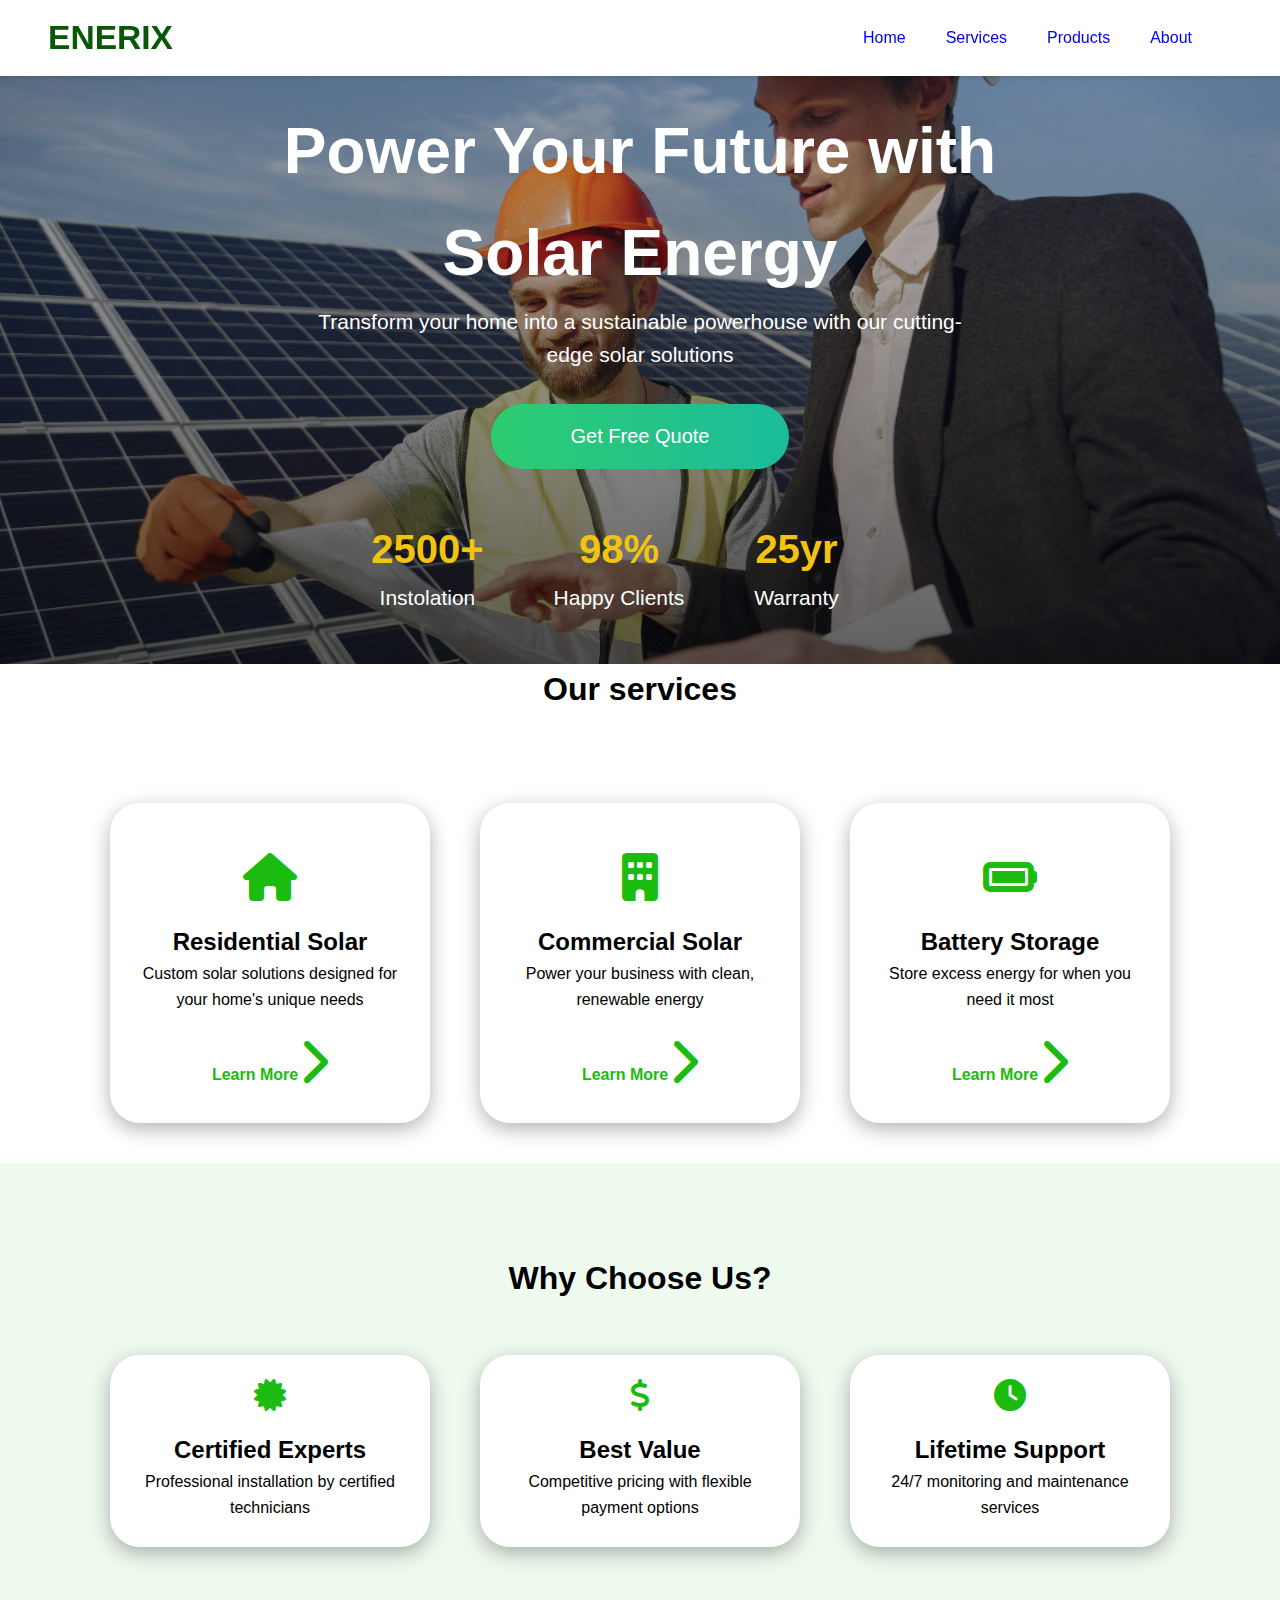
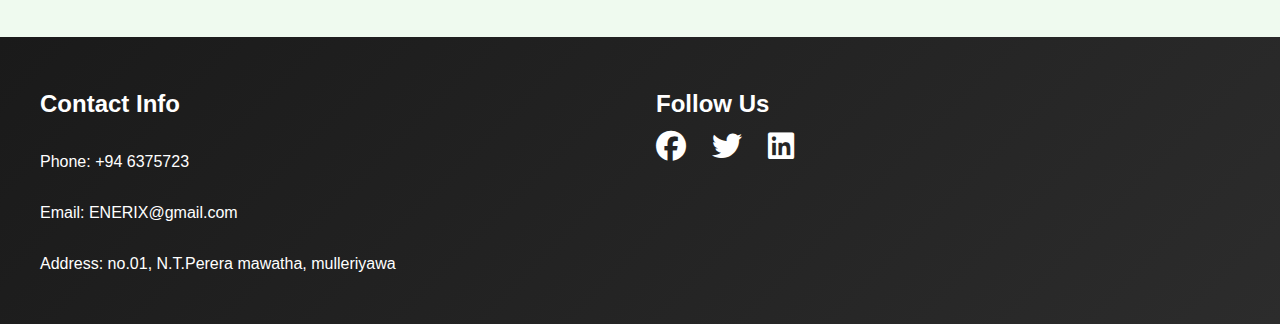
<file: index.html>
<!DOCTYPE html>
<html lang="en">
    <head>
        <meta charset="UTF-8">
        <meta http-equiv="X-UA-Compatible" content="IE=edge">
        <meta name="viewport" content="width=device-width, initial-scale=1.0">
        <link rel="stylesheet" href="Styles/header-and-footer.css">
        <link rel="stylesheet" href="Styles/general.css">
        <link rel="stylesheet" href="./services.html">
        <link rel="stylesheet" href="./about.html">

        <link rel="stylesheet" href="https://cdnjs.cloudflare.com/ajax/libs/font-awesome/6.5.1/css/all.min.css">


        <title>ENERIX | Solar Contract Solutions</title>

    </head>
    <body>

        <div id="preLoader"></div>

        <header>
            
            <div class="logo"><p>ENERIX</p></div>  
            <nav>
                <ul>
                    <li><a href="./index.html">Home</a></li>
                    <li><a href="./services.html">Services</a></li>
                    <li><a href="./products.html">Products</a></li>
                    <li><a href="./about.html">About</a></li>
                </ul>
                
            </nav>
            
        </header>
        <main>

            <section class="hero">
                <h1>Power Your Future with <br>Solar Energy</h1>
                <p>Transform your home into a sustainable powerhouse with our cutting-<br>edge solar solutions</p>
                <button class="heroBtn">Get Free Quote</button>
                <div id="heroValuesContainer">
                    <div class="heroValues">
                        <span>2500+</span>
                        <p>Instolation</p>
                    </div>
                    <div class="heroValues">
                        <span>98%</span>
                        <p>Happy Clients</p>
                    </div>
                    <div class="heroValues">
                        <span>25yr</span>
                        <p>Warranty</p>
                    </div>
                </div>
                
                
            </section>
            <h1><center>Our services</center></h1>
            <section class="services">
                <div class="home-box one">
                    <i class="fas fa-home"></i>
                    <h2>Residential Solar</h2>
                    <p>Custom solar solutions designed for your home's unique needs</p><br>
                    <a href="./services.html">Learn More<i class="fas fa-chevron-right"></i></a>
                </div>
                <div class="home-box two">
                    <i class="fas fa-building"></i>
                    <h2>Commercial Solar</h2>
                    <p>Power your business with clean, renewable energy</p><br>
                    <a href="./services.html">Learn More<i class="fas fa-chevron-right"></i></a>
                </div>
                <div class="home-box three">
                    <i class="fas fa-battery-full"></i>
                    <h2>Battery Storage</h2>
                    <p>Store excess energy for when you need it most</p><br>
                    <a href="./services.html">Learn More<i class="fas fa-chevron-right"></i></a>
                </div>
            </section>

            
            <section id="section2">
                <h1><center>Why Choose Us?</center></h1>
                <div class="whyChooseUs">
                    <div class="whyChooseBox">
                        <i class="fas fa-certificate"></i>
                        <h2>Certified Experts</h2>
                        <p>Professional installation by certified technicians</p>
                    </div>
                    <div class="whyChooseBox">
                        <i class="fas fa-dollar"></i>
                        <h2>Best Value</h2>
                        <p>Competitive pricing with flexible payment options</p>
                    </div>
                    <div class="whyChooseBox">
                        <i class="fas fa-clock"></i>
                        <h2>Lifetime Support</h2>
                        <p>24/7 monitoring and maintenance services</p>
                        
                    </div>
                </div>
                
            </section>
        </main>


        <footer>

            <div class="footer-container">
                <div class="contactInfo">
                    <h2>Contact Info</h2><br>
                    <p>Phone: +94 6375723</p><br>
                    <p>Email: ENERIX@gmail.com</p><br>
                    <p>Address: no.01, N.T.Perera mawatha, mulleriyawa</p>
                </div>
                <div class="followUs">
                    <h2>Follow Us</h2>
                    <div class="social-icons">
                        <a href="#"><i class="fab fa-facebook"></i></a>
                        <a href="#"><i class="fab fa-twitter"></i></a>
                        <a href="#"><i class="fab fa-linkedin"></i></a>
                    </div>
                </div>    
            </div>
            
            <!-- <div id="copy">
                <p>&copy; 2024 ENERIX | Solar Contract Solutions</p>
            </div> -->
        </footer>



        <script>
            var preLoader = document.getElementById("preLoader");
            window.addEventListener("load", function(){
                preLoader.style.display = "none";
            })
        </script>
    </body>
</html>
</file>
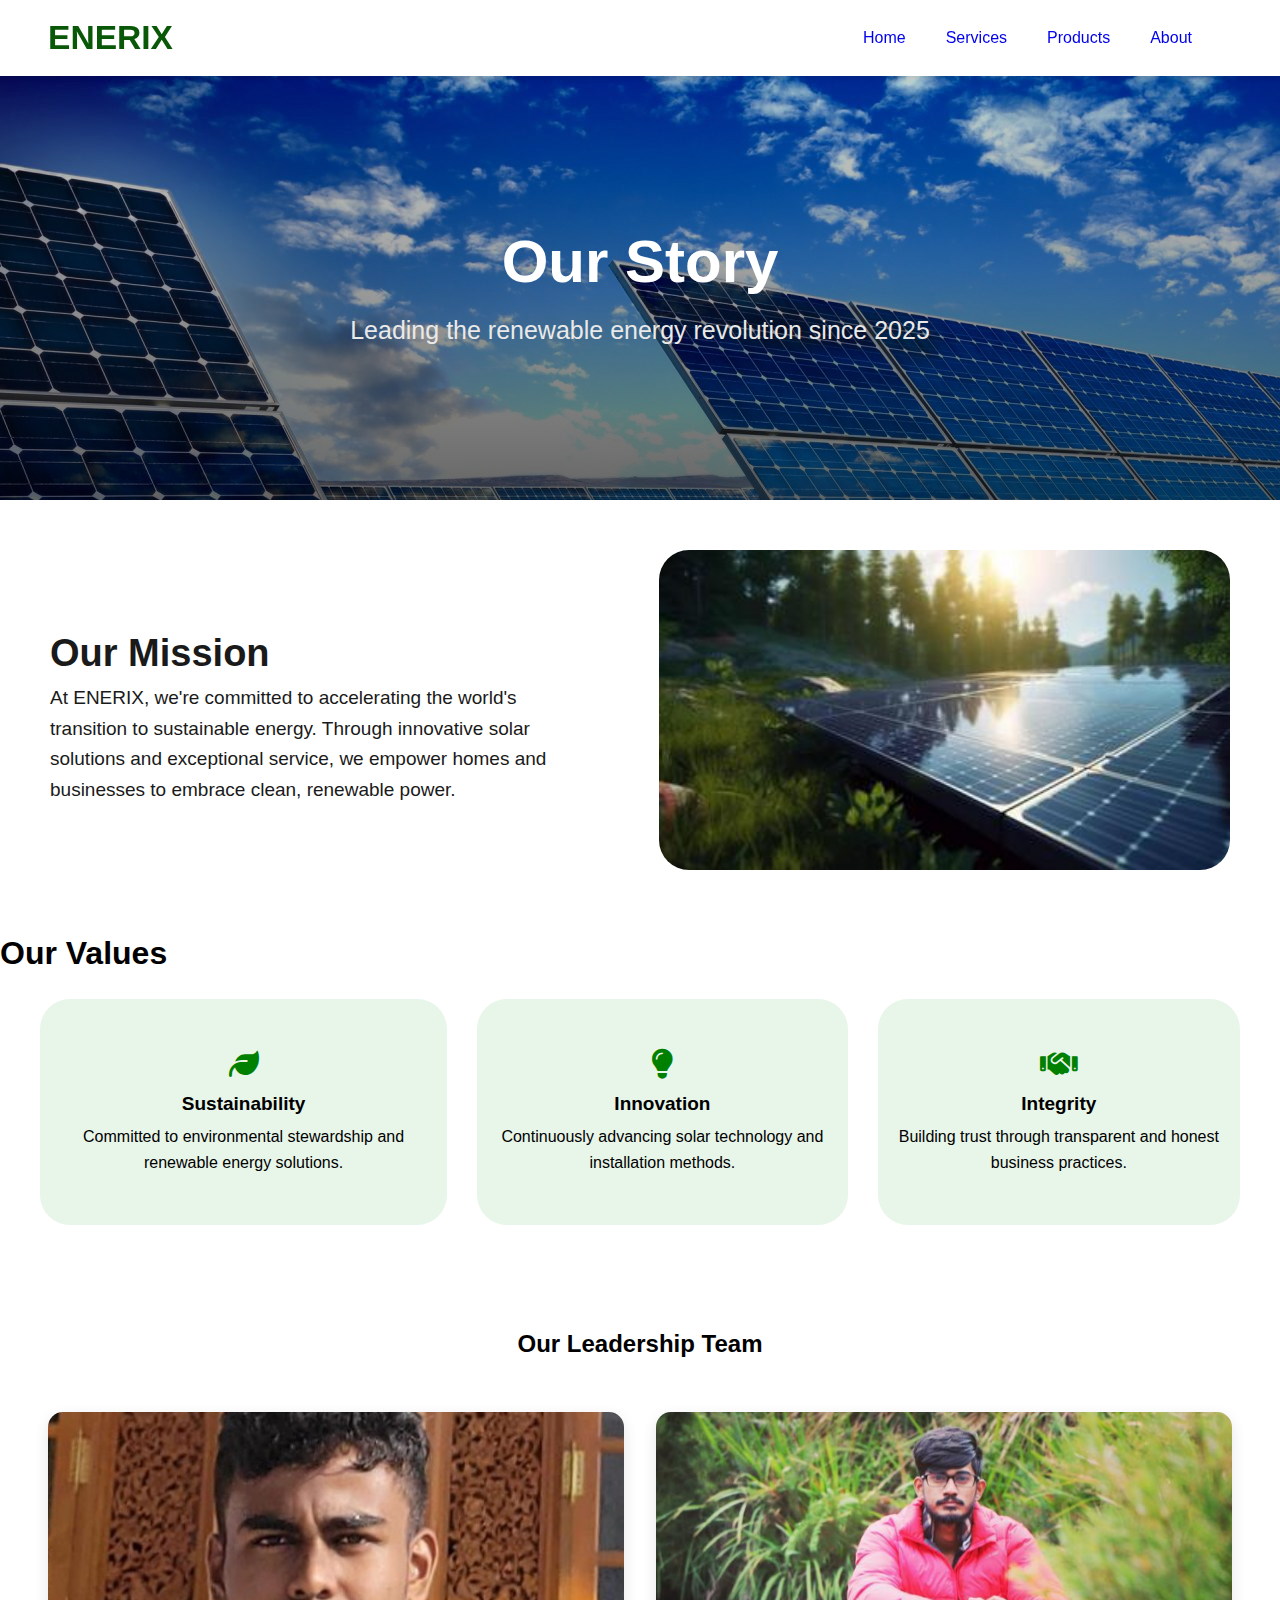
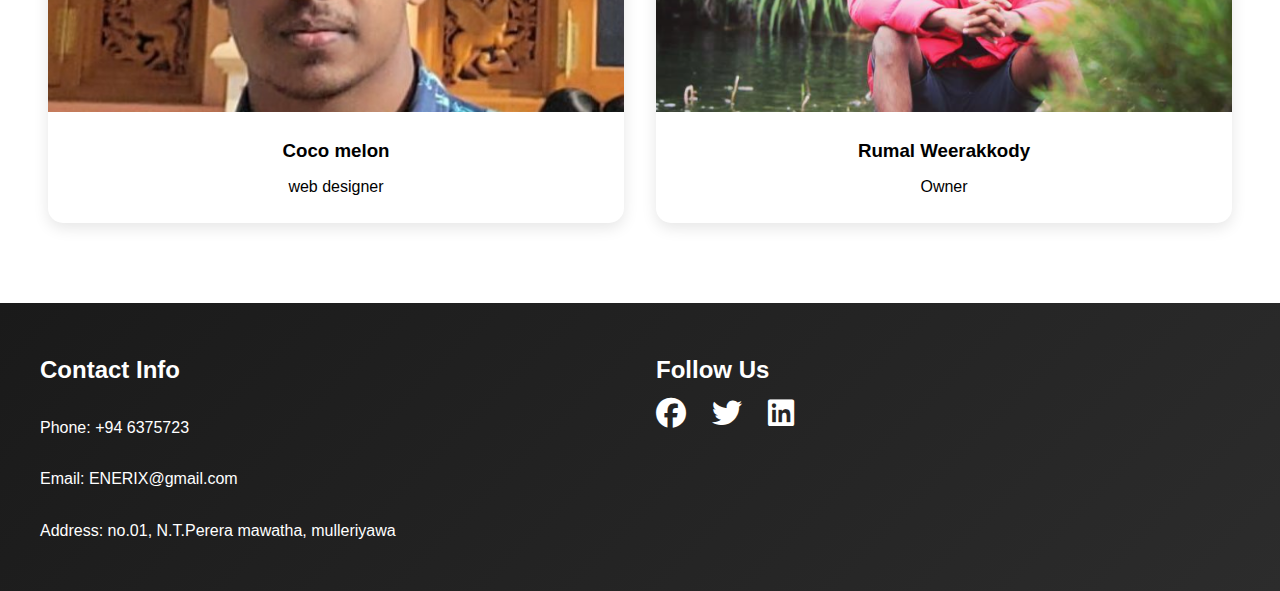
<file: about.html>
<!DOCTYPE html>
<html lang="en">
<head>
    <meta charset="UTF-8">
    <meta name="viewport" content="width=device-width, initial-scale=1.0">
    <link rel="stylesheet" href="./Styles/general.css">
    <link rel="stylesheet" href="./Styles/header-and-footer.css">



    <link rel="stylesheet" href="https://cdnjs.cloudflare.com/ajax/libs/font-awesome/6.5.1/css/all.min.css">
    <title>About us</title>
</head>
<body>
    <header>
            
        <div class="logo"><p>ENERIX</p></div>  
        <nav>
            <ul>
                <li><a href="./index.html">Home</a></li>
                <li><a href="./services.html">Services</a></li>
                <li><a href="./products.html">Products</a></li>
                <li><a href="./about.html">About</a></li>
            </ul>
            
        </nav>
        
    </header>

    <main>
        <div class="aboutContainer">
            <h1>Our Story</h1>
            <p>Leading the renewable energy revolution since 2025
            </p>
        </div>

        <div class="missionContaintent">
            <div class="missionTxt">
                <h1>Our Mission</h1>
                <p>At ENERIX, we're committed to accelerating the world's transition to sustainable energy. Through innovative solar solutions and exceptional service, we empower homes and businesses to embrace clean, renewable power.</p>
            </div>
            
            <div class="missionImg">
                <img src="./images/solar ground.jpg">
            
            </div>
        </div>

        <h1>Our Values</h1>
        <div class="valuesContainer">
            <div class="valueBox">
                <i class="fas fa-leaf"></i>
                <h1>Sustainability</h1>
                <p><center>Committed to environmental stewardship and renewable energy solutions.</center></p>
            </div>
            <div class="valueBox">
                <i class="fas fa-lightbulb"></i>
                <h1>Innovation</h1>
                <p><center>Continuously advancing solar technology and installation methods.</center> </p>
            </div>
            <div class="valueBox">
                <i class="fas fa-handshake"></i>
                <h1>Integrity</h1>
                <p> <center>Building trust through transparent and honest business practices.</center></p>
            </div>
        </div>

        

        <section class="team-section">
            <div class="container">
                <h2 class="section-title">Our Leadership Team</h2>
                <div class="team-grid">
                    <div class="team-member">
                        <div class="member-image">
                            <img src="./images/coco.jpg" alt="Team Member">
                        </div>
                        <div class="member-info">
                            <h3>Coco melon</h3>
                            <p>web designer</p>
                        </div>
                    </div>
                    
                    <div class="team-member">
                        <div class="member-image">
                            <img src="./images/RumalP.png" alt="Team Member">
                        </div>
                        <div class="member-info">
                            <h3>Rumal Weerakkody</h3>
                            <p>Owner</p>
                        </div>
                    </div>
                </div>
            </div>
        </section>
    </main>
    <footer>

        <div class="footer-container">
            <div class="contactInfo">
                <h2>Contact Info</h2><br>
                <p>Phone: +94 6375723</p><br>
                <p>Email: ENERIX@gmail.com</p><br>
                <p>Address: no.01, N.T.Perera mawatha, mulleriyawa</p>
            </div>
            <div class="followUs">
                <h2>Follow Us</h2>
                <div class="social-icons">
                    <a href="#"><i class="fab fa-facebook"></i></a>
                    <a href="#"><i class="fab fa-twitter"></i></a>
                    <a href="#"><i class="fab fa-linkedin"></i></a>
                </div>
            </div>    
        </div>
        

        <!-- <div id="copy">
            <p>&copy; 2024 ENERIX | Solar Contract Solutions</p>
        </div> -->
    </footer>
</body>
</html>
</file>
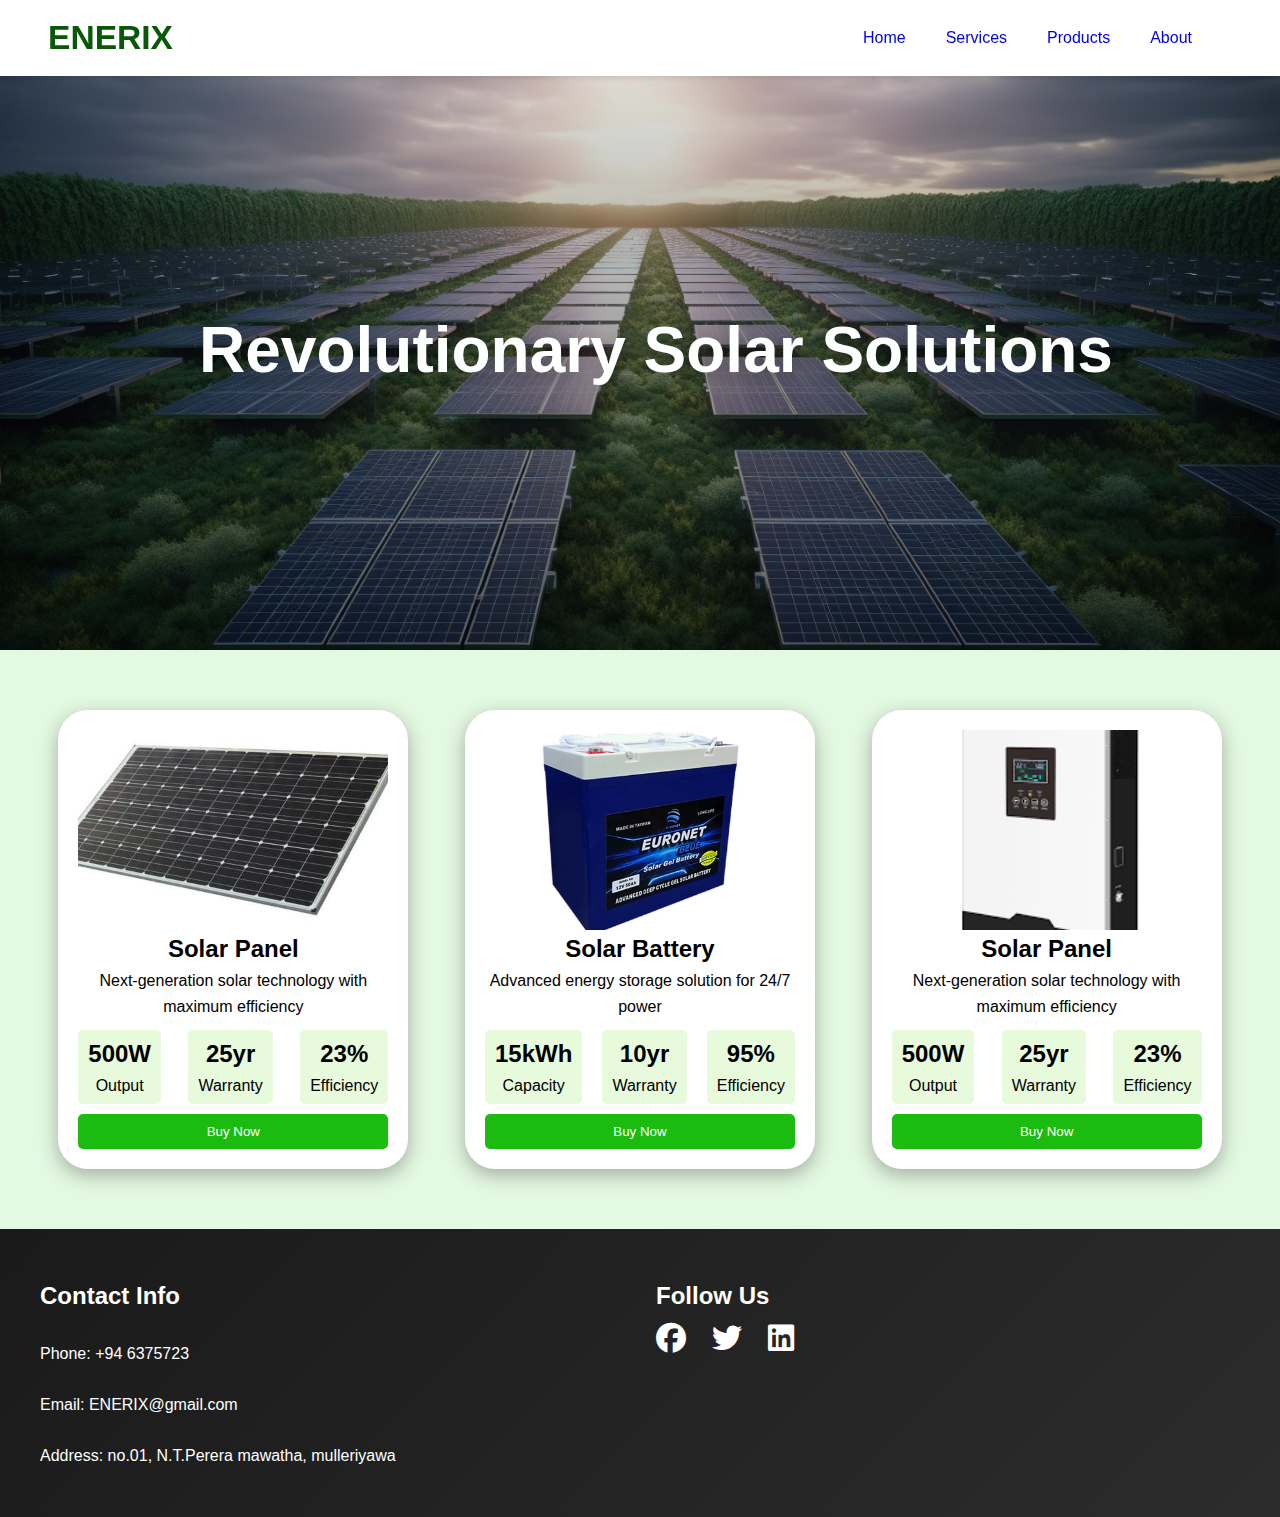
<file: products.html>
<!DOCTYPE html>
<html lang="en">
<head>
    <meta charset="UTF-8">
    <meta name="viewport" content="width=device-width, initial-scale=1.0">
    <link rel="stylesheet" href="./Styles/general.css">
    <link rel="stylesheet" href="./Styles/header-and-footer.css">



    <link rel="stylesheet" href="https://cdnjs.cloudflare.com/ajax/libs/font-awesome/6.5.1/css/all.min.css">
    <title>Document</title>
</head>
<body>
    <header>
            
        <div class="logo"><p>ENERIX</p></div>  
        <nav>
            <ul>
                <li><a href="./index.html">Home</a></li>
                <li><a href="./services.html">Services</a></li>
                <li><a href="./products.html">Products</a></li>
                <li><a href="./about.html">About</a></li>
            </ul>
            
        </nav>
        
    </header>


    <main class="ProductsMain">
        <div class="productHero">
            <h1>Revolutionary Solar Solutions</h1>
        </div>
        <section class="productSection">
            <div class="productsContainer">
                <div class="product">
                    <img src="./images/SolarPannel.jpg" alt="Solar Panel">
                    <h2>Solar Panel</h2>
                    <p>Next-generation solar technology with maximum efficiency</p>
                    <div class="productDetails">
                        <div>
                            <h2>500W</h2>
                            <p>Output</p>
                        </div>
                        <div>
                            <h2>25yr</h2>
                            <p>Warranty</p>
                        </div>
                        <div>
                            <h2>23%</h2>
                            <p>Efficiency</p>
                        </div>
                    </div>
                    
                    <button>Buy Now</button>
                </div>



                <div class="product">
                    <img src="./images/SolarBattery.jpg" alt="Solar Battery">
                    <h2>Solar Battery</h2>
                    <p>Advanced energy storage solution for 24/7 power</p>
                    <div class="productDetails">
                        <div>
                            <h2>15kWh</h2>
                            <p>Capacity</p>
                        </div>
                        <div>
                            <h2>10yr</h2>
                            <p>Warranty</p>
                        </div>
                        <div>
                            <h2>95%</h2>
                            <p>Efficiency</p>
                        </div>
                    </div>
                    
                    <button>Buy Now</button>
                </div>

                <div class="product">
                    <img src="./images/solarInventer.png" alt="Solar Panel">
                    <h2>Solar Panel</h2>
                    <p>Next-generation solar technology with maximum efficiency</p>
                    <div class="productDetails">
                        <div>
                            <h2>500W</h2>
                            <p>Output</p>
                        </div>
                        <div>
                            <h2>25yr</h2>
                            <p>Warranty</p>
                        </div>
                        <div>
                            <h2>23%</h2>
                            <p>Efficiency</p>
                        </div>
                    </div>
                    
                    <button>Buy Now</button>
                </div>
            </div>

        </section>
    </main>
    <footer>

        <div class="footer-container">
            <div class="contactInfo">
                <h2>Contact Info</h2><br>
                <p>Phone: +94 6375723</p><br>
                <p>Email: ENERIX@gmail.com</p><br>
                <p>Address: no.01, N.T.Perera mawatha, mulleriyawa</p>
            </div>
            <div class="followUs">
                <h2>Follow Us</h2>
                <div class="social-icons">
                    <a href="#"><i class="fab fa-facebook"></i></a>
                    <a href="#"><i class="fab fa-twitter"></i></a>
                    <a href="#"><i class="fab fa-linkedin"></i></a>
                </div>
            </div>    
        </div>
        

        <!-- <div id="copy">
            <p>&copy; 2024 ENERIX | Solar Contract Solutions</p>
        </div> -->
    </footer>
</body>
</html>
</file>
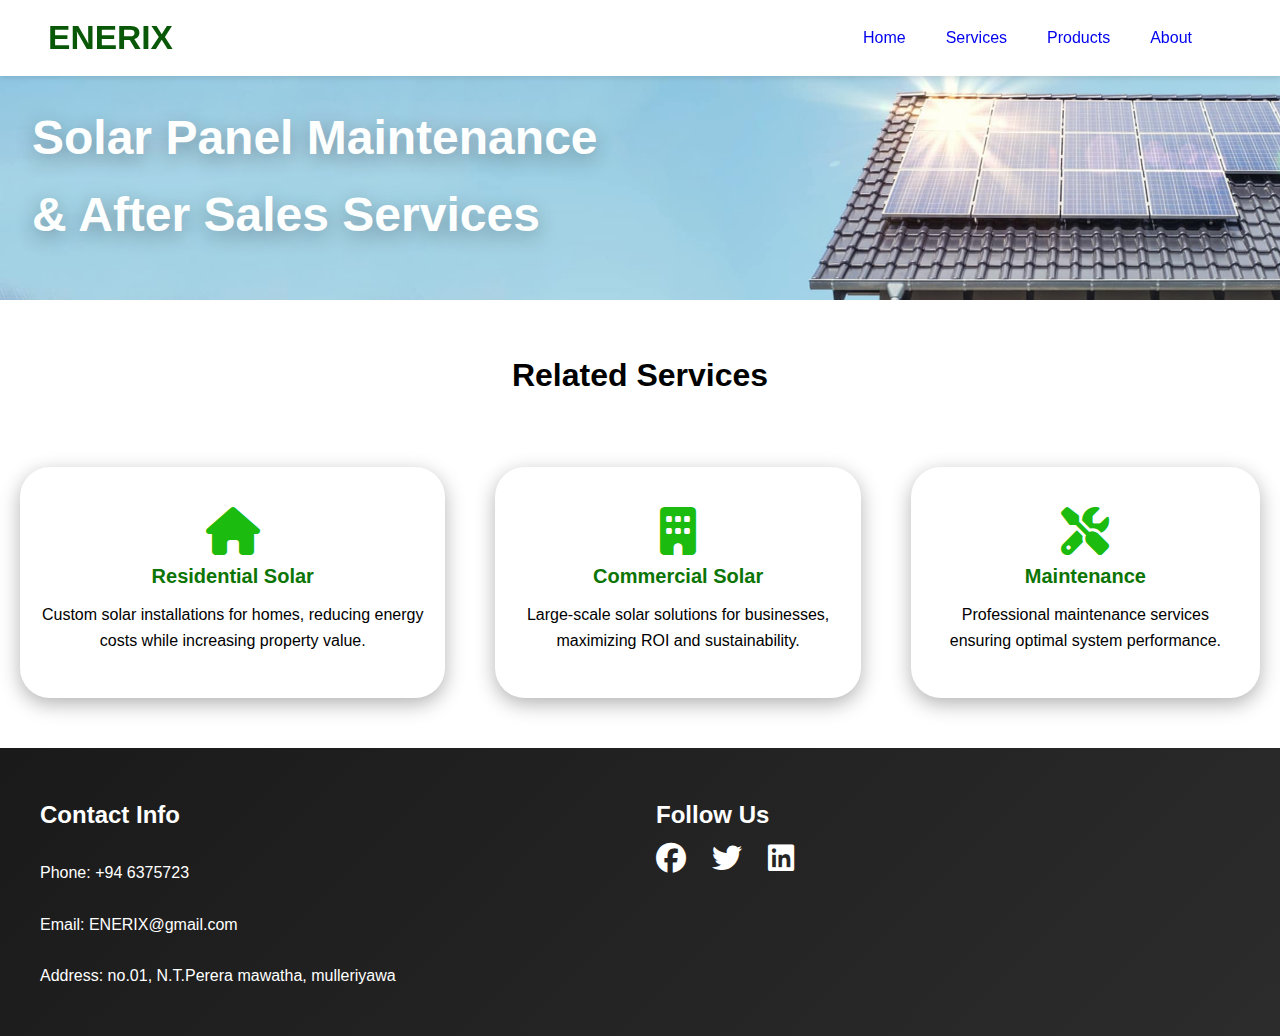
<file: services.html>
<!DOCTYPE html>
<html lang="en">
<head>
    <meta charset="UTF-8">
    <meta name="viewport" content="width=device-width, initial-scale=1.0">
    <link rel="stylesheet" href="./Styles/general.css">
    <link rel="stylesheet" href="./Styles/header-and-footer.css">



    <link rel="stylesheet" href="https://cdnjs.cloudflare.com/ajax/libs/font-awesome/6.5.1/css/all.min.css">
    <title>Services</title>
</head>
<body>
    <header>
        <div class="logo"><p>ENERIX</p></div>  
        <nav>
            <ul>
                <li><a href="./index.html">Home</a></li>
                <li><a href="./services.html">Services</a></li>
                <li><a href="./products.html">Products</a></li>
                <li><a href="./about.html">About</a></li>
            </ul>
            
        </nav>
        
    </header>

    <main>
        <div class="serviceHeroContainer">
            <h1>Solar Panel Maintenance <br>& After Sales Services</h1>
        </div>


        <div>
            <h1 id="servicesHeading"><center>Related Services</center></h1>
            <div class="servicesContainer">
                <div class="serviceBox">
                    <i class="fas fa-home"></i>
                    <h1>Residential Solar</h1>
                    <p><center>Custom solar installations for homes, reducing energy costs while increasing property value.</center></p>
                </div>
                <div class="serviceBox">
                    <i class="fas fa-building"></i>
                    <h1>Commercial Solar</h1>
                    <p><center>Large-scale solar solutions for businesses, maximizing ROI and sustainability.</center></p>
                </div>
                <div class="serviceBox">
                    <i class="fas fa-tools"></i>
                    <h1>Maintenance</h1>
                    <p> <center>Professional maintenance services ensuring optimal system performance.</center></p>
                </div>
            </div>
        </div>
    </main>
    <footer>

        <div class="footer-container">
            <div class="contactInfo">
                <h2>Contact Info</h2><br>
                <p>Phone: +94 6375723</p><br>
                <p>Email: ENERIX@gmail.com</p><br>
                <p>Address: no.01, N.T.Perera mawatha, mulleriyawa</p>
            </div>
            <div class="followUs">
                <h2>Follow Us</h2>
                <div class="social-icons">
                    <a href="#"><i class="fab fa-facebook"></i></a>
                    <a href="#"><i class="fab fa-twitter"></i></a>
                    <a href="#"><i class="fab fa-linkedin"></i></a>
                </div>
            </div>    
        </div>
        

        <!-- <div id="copy">
            <p>&copy; 2024 ENERIX | Solar Contract Solutions</p>
        </div> -->
    </footer>
</body>
</html>
</file>
<file: Styles/header-and-footer.css>
header {
    color: rgb(8, 88, 8);
    display: flex;
    justify-content: space-between;
    align-items: center;
    padding: 0.7rem 3rem;
    z-index: 1000;
    width: 100%;
    background-color: white;
    box-shadow: 0 2px 5px rgba(0,0,0,0.1);;
    position: fixed;
}

.logo {
    font-size: 2.1rem;
    font-weight:800;
}

nav ul {
    list-style: none;
    display: flex;
    align-items: center;
    justify-content: space-between;
}
nav ul li {
    margin-right: 40px;
    font-size: 1rem;
}

nav ul li a {
    text-decoration: none;
    
    transition: color 0.3s ;
}
nav ul li a:hover {
    color:green;
    text-decoration: underline;
}

/* Footer Styles */
footer {
    background: linear-gradient(135deg, #1a1a1a, #2c2c2c);
    color: white;
    padding: 3rem 2rem;
}

.footer-container {
    display: grid;
    grid-template-columns: repeat(auto-fit, minmax(250px, 1fr));
    gap: 2rem;
    max-width: 1200px;
    margin: 0 auto;
}

.social-icons {
    display: flex;
    align-items: center;
    gap: 1rem;
}
.social-icons a {
    margin-right: 10px; 
    transition: color 0.3s ease;
    /* transition: transform 0.3s;  */
    color: white;
    font-size: 30px;
    
}
.social-icons a:hover {
    /* transform: translateY(-5px); */
    color: green;
}


#preLoader {
    background: #fff url("../icons/preLoader.gif") no-repeat center center;
    background-size: 8%;
    height: 100vh;
    width: 100%;
    position: fixed;
    z-index: 2000;
}
</file>
<file: Styles/general.css>
/*HOME PAGE*/


* {
    margin: 0;
    padding: 0;
    box-sizing: border-box;
}


body {
    font-family: 'Arial', sans-serif;
    line-height: 1.6;
    /* background-color: #e2ffed;; */
}

section {
    padding: 40px 20px;
    text-align: center;
}
.hero {
    background: linear-gradient(rgba(0, 0, 0, 0.1), rgba(0, 0, 0, 0.6)), 
              url(../images/hero-image.jpg);
    padding: 50px;
    color: #ffffff;
    font-size: 21px;
    background-size: cover;
}
.hero h1 {
    margin-top: 50px;
    font-size: 4rem;
    animation: fadeInUp 1s;
}


.heroBtn {
    padding: 1.3rem 5rem;
    border-radius: 100px;
    border: none;
    background: linear-gradient(to right, #2ecc71, #1abc9c);
    color: white;
    font-size: 20px;
    transition: all 0.5s ease;
    margin-top: 2rem;
}
.heroBtn:hover {
    box-shadow: 0 6px 20px rgba(0,0,0,0.3);
    transform: translateY(-5px);
}

#heroValuesContainer {
    display: flex;
    justify-content: center;
    align-items: center;
    margin-top: 3rem;
}
.heroValues {
    padding-right: 70px;
}
.heroValues span {
    color: #F1C40F;
    font-weight: bold;
    font-size: 40px;
}

/* services section */
.services { 
    display: flex;
    justify-content: center;
    align-items: center;
    gap: 50px;
    margin-top: 3rem;
}

.home-box {
    border: none;
    border-radius: 30px;
    box-shadow: 0 6px 20px rgba(0,0,0,0.3);
    height: 20rem;
    width: 20rem;
    padding: 50px 20px;
    transition: transform 0.3s ease;
}
.home-box:hover {
    transform: translateY(-10px);
}

/* home boxes icon design  */
.home-box i {
    color: #1bbb10;
    font-size: 3rem;
}
.home-box h2 {
    padding-top: 20px;
}
.home-box a {
    color: #1bbb10;
    text-decoration: none;
    font-weight: bold;
}


/* Why Choose Us  section*/
#section2{
    background-color: rgb(239, 250, 239);
    padding: 90px 20px;
}

#section2 h1 {
    font-size: 2rem;
    margin-bottom: 50px;
    font-weight: bold;
}   
.whyChooseUs {
    display: flex;
    justify-content: center;
    align-items: center;
    gap: 50px;
}

.whyChooseBox {
    box-shadow: 0 6px 20px rgba(0,0,0,0.3);
    border-radius: 30px;
    height: 12rem;
    width: 20rem;
    padding: 24px 20px;
    transition: transform 0.3s ease;
    background-color: white;
}
.whyChooseBox:hover {
    transform: translateY(-5px);
}
.whyChooseBox i {
    color: #1bbb10;
    font-size: 2rem;
    padding-bottom: 20px;
}





/* -------------services page------------- */

.serviceHeroContainer {
    padding-top: 100px;
    height: 300px;
    background:  url(../images/services-page-hero.jpg);
    background-size: cover;
}
.serviceHeroContainer h1 {
    color: rgb(253, 255, 254);
    font-size: 3rem;
    font-weight: bold;
    padding-left: 2rem;
    text-shadow: 0 6px 20px rgba(0,0,0,0.3);
}
#servicesHeading {
    font-size: 2rem;
    font-weight: bold;
    text-align: center;
    margin-top: 50px;
}
.servicesContainer {
    display: flex;
    justify-content: space-around;
    align-items: center;
    gap: 50px;
    margin-top: 1rem;
    padding: 50px 20px;
}
.serviceBox {
    box-shadow: 0 6px 20px rgba(0,0,0,0.3);
    border-radius: 30px;
    display: flex;
    flex-direction: column;
    justify-content: space-around;
    align-items: center;
    gap: 5px;
    padding: 40px 20px;
    transition: transform 0.3s ease;
}
.serviceBox h1 {
    font-size: 20px;
    color: #0c7505;
    font-weight:700;
}
.serviceBox:hover {
    transform: translateY(-5px);
}
.serviceBox i {
    color: #1bbb10;
    font-size: 3rem;
}  



/* ---------About page ------------- */


/* hero content  */
.aboutContainer{
    font-family:sans-serif;
    background: green;
    background-size: cover;
    height: 500px;
    display: flex;
    flex-direction: column;
    justify-content: center;
    align-items: center;
    z-index: 1;
    background: linear-gradient(rgba(0, 0, 0, 0.1), rgba(0, 0, 0, 0.6)),
              url("../images/AboutHeroimg.jpg");
}
.aboutContainer h1{
    font-size: 60px;
    padding-top: 4rem;
    font-weight:900;
    color: white;
    animation: fadeInUp 1s ease;
}
.aboutContainer p{
    color: rgb(234, 233, 233);
    font-size: 25px;
    animation: fadeInUp 1s ease 0.3s forwards;
}


/* mission content */

.missionContaintent {
    display: flex;
    justify-content: center;
    align-items: center;
    padding: 50px;
    gap: 100px;
}
.missionImg img{
    height: 20rem;
    border-radius: 30px;
    transition: transform 0.3s;
}
.missionImg img:hover {
    transform: scale(1.05);
}
.missionTxt{
    font-size: 19px;
    font-family:sans-serif;
    color: #1A1A1A;
}



/* values content */

.valuesContainer {
    display: flex;
    justify-content: space-around;
    align-items: center;
    gap: 30px;
    padding: 20px 40px;
}

.valueBox {
    border-radius: 30px;
    display: flex;
    flex-direction: column;
    justify-content: center;
    align-items: center;
    background-color: #E8F5E9;
    padding: 50px 20px;
    transition: transform 0.3s;
}

.valueBox:hover {
    transform: translateY(-5px);
}

.valueBox i {
    color: green;
    font-size: 30px;
    padding-bottom: 10px;
}
.valueBox h1 {
    font-size: 19px;
    font-weight: 800;
    padding-bottom: 5px;
}


/* leadership container design */


.team-section {
    background: var(--gray);
    padding: 5rem 0;
}

.team-grid {
    display: grid;
    grid-template-columns: repeat(auto-fit, minmax(250px, 1fr));
    gap: 2rem;
    margin-top: 3rem;
    margin-left: 3rem;
    margin-right: 3rem;
}

.team-member {
    background: var(--white);
    border-radius: 15px;
    overflow: hidden;
    box-shadow: 0 5px 15px rgba(0,0,0,0.1);
    transition: transform 0.3s;
}

.team-member:hover {
    transform: translateY(-10px);
}

.member-image {
    height: 300px;
    overflow: hidden;
}

.member-image img {
    width: 100%;
    height: 100%;
    object-fit: cover;
}

.member-info {
    padding: 1.5rem;
    text-align: center;
}

.member-info h3 {
    color: var(--brand-green);
    margin-bottom: 0.5rem;
}



/* ------- Products page --------- */

.ProductsMain  {
    padding-top: 50px;
    background-color: #e4f9e2;
}

.productHero {
    height: 600px;
    background:  linear-gradient(rgba(0, 0, 0, 0.1), rgba(0, 0, 0, 0.6)),url("../images/productsHeroimg.jpg");
    background-size: cover;
    display: flex;
    align-items: center;
    justify-content: center;
}

.productHero h1 {
    color: rgb(253, 255, 254);
    font-size: 4rem;
    text-shadow: 0 6px 20px rgba(0,0,0,0.9);
    font-weight: bold;
    padding-left: 2rem;
    text-shadow: 0 6px 20px rgba(0,0,0,0.3);
}

.productsContainer {
    display: flex;
    justify-content: space-around;
    gap: 20px;
    padding: 20px;
}

.product {
    display: flex;
    flex-direction: column;
    width: 350px;
    box-shadow: 0 6px 20px rgba(0,0,0,0.3);
    border-radius: 30px;
    padding: 20px;
    background-color: white;
    transition: transform 0.3s ease;
}

.product:hover {
    transform: scale3d(1.05, 1.05, 1.05);
}


.product button {
    background-color: #1bbb10;
    color: white;
    border: none;
    padding: 10px 5px;
    border-radius: 5px;
    cursor: pointer;
}

.product img {
    width: 100%;
    height: 200px;
    object-fit: cover;
    border-radius: 10px;
}

.productDetails {
    display: flex;
    justify-content: space-between;
    align-items: center;
}

.productDetails div {
    background-color: #e7fadc;
    padding: 5px 10px;
    border-radius: 5px;
    margin: 10px 0px;

}
</file>
